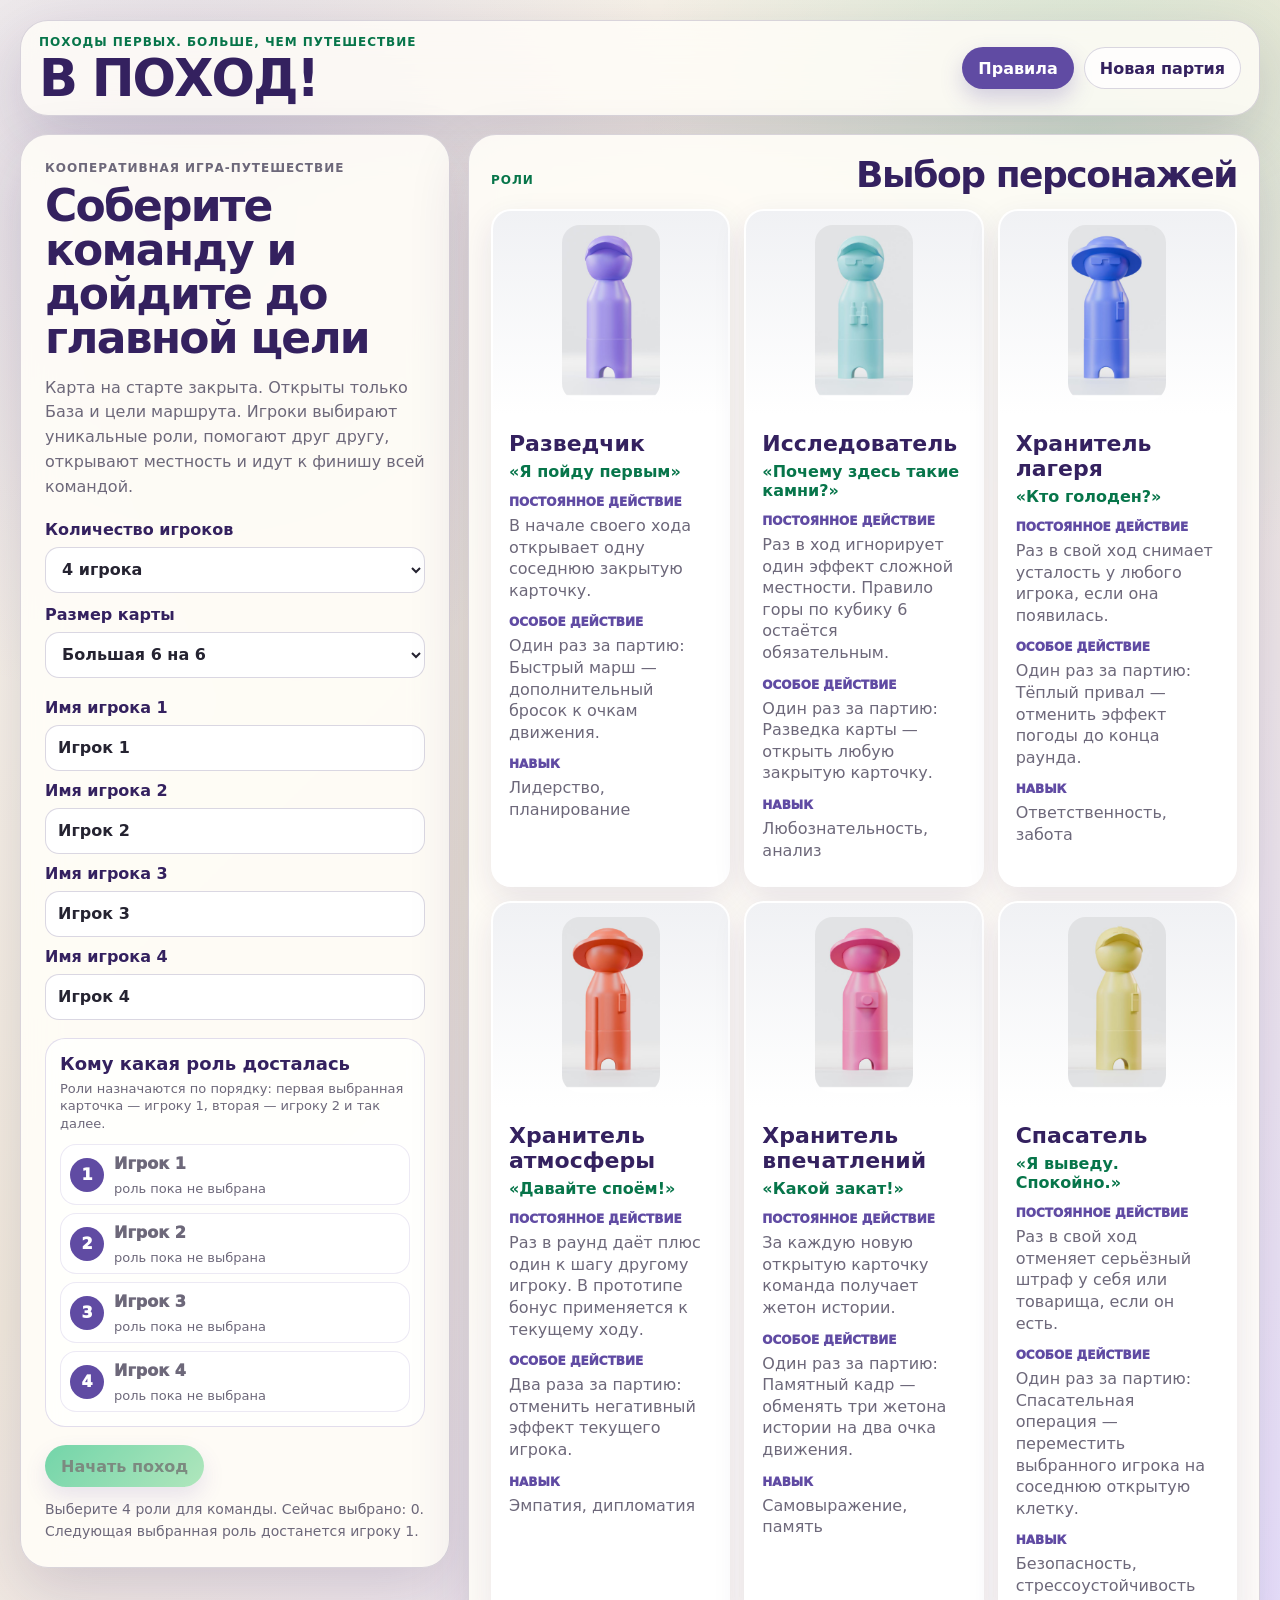
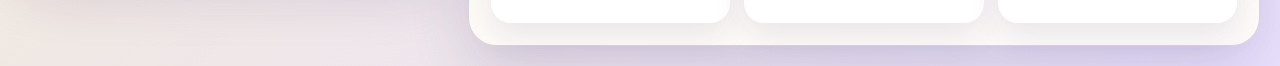
<file: index.html>
<!doctype html>
<html lang="ru">
<head>
  <meta charset="utf-8">
  <meta name="viewport" content="width=device-width, initial-scale=1, viewport-fit=cover">
  <meta name="theme-color" content="#604ba3">
  <title>В Поход!</title>
  <link rel="stylesheet" href="styles/main.css">
</head>
<body>
  <div class="app-shell">
    <header class="topbar">
      <div>
        <p class="eyebrow">Походы Первых. Больше, чем путешествие</p>
        <h1>В Поход!</h1>
      </div>
      <nav class="topbar__actions" aria-label="Навигация">
        <a href="rules.html" class="button button--ghost">Правила</a>
        <button id="newGameTopBtn" class="button button--ghost" type="button">Новая партия</button>
      </nav>
    </header>

    <main>
      <section id="setupScreen" class="setup-screen" aria-labelledby="setupTitle">
        <div class="intro-card">
          <p class="eyebrow">Кооперативная игра-путешествие</p>
          <h2 id="setupTitle">Соберите команду и дойдите до главной цели</h2>
          <p>
            Карта на старте закрыта. Открыты только База и цели маршрута. Игроки выбирают уникальные роли,
            помогают друг другу, открывают местность и идут к финишу всей командой.
          </p>
          <div class="setup-controls">
            <label>
              Количество игроков
              <select id="playerCountSelect">
                <option value="2">2 игрока</option>
                <option value="3">3 игрока</option>
                <option value="4" selected>4 игрока</option>
                <option value="5">5 игроков</option>
                <option value="6">6 игроков</option>
              </select>
            </label>
            <label>
              Размер карты
              <select id="mapSizeSelect">
                <option value="4">Маленькая 4 на 4</option>
                <option value="5">Средняя 5 на 5</option>
                <option value="6" selected>Большая 6 на 6</option>
              </select>
            </label>
          </div>
          <div id="playerNameFields" class="name-fields" aria-label="Имена игроков"></div>
          <div class="assignment-panel" aria-live="polite">
            <div class="assignment-panel__head">
              <h3>Кому какая роль досталась</h3>
              <p>Роли назначаются по порядку: первая выбранная карточка — игроку 1, вторая — игроку 2 и так далее.</p>
            </div>
            <div id="roleAssignments" class="assignment-list"></div>
          </div>
          <button id="startGameBtn" class="button button--primary" type="button" disabled>Начать поход</button>
          <p id="setupHint" class="hint">Выберите 4 роли для команды.</p>
        </div>

        <div class="role-picker-panel">
          <div class="section-heading">
            <p class="eyebrow">Роли</p>
            <h2>Выбор персонажей</h2>
          </div>
          <div id="roleGrid" class="role-grid"></div>
        </div>
      </section>

      <section id="gameScreen" class="game-screen hidden" aria-label="Игровое поле">
        <aside class="side-panel">
          <section class="panel panel--status">
            <div class="status-line">
              <span>Раунд</span>
              <strong id="roundLabel">1</strong>
            </div>
            <div class="status-line">
              <span>Погода</span>
              <strong id="weatherLabel">Облачность</strong>
            </div>
            <p id="weatherText" class="small-text">Нейтрально.</p>
          </section>

          <section class="panel">
            <div class="section-heading compact">
              <p class="eyebrow">Текущий ход</p>
              <h2 id="currentPlayerName">Игрок</h2>
            </div>
            <div id="currentRoleCard" class="current-role-card"></div>
            <div class="turn-stats">
              <div>
                <span>Кубик</span>
                <strong id="dieLabel">не брошен</strong>
              </div>
              <div>
                <span>Очки хода</span>
                <strong id="movesLabel">0</strong>
              </div>
            </div>
            <div class="control-stack">
              <button id="rollBtn" class="button button--primary" type="button">Бросить кубик</button>
              <button id="roleActionBtn" class="button" type="button">Особое действие</button>
              <button id="tradeBtn" class="button" type="button">Обмен</button>
              <button id="endTurnBtn" class="button button--ghost" type="button">Закончить ход</button>
            </div>
            <p id="turnHelp" class="hint"></p>
          </section>

          <section class="panel">
            <div class="section-heading compact">
              <p class="eyebrow">Команда</p>
              <h2>Участники</h2>
            </div>
            <div id="teamList" class="team-list"></div>
          </section>
        </aside>

        <section class="board-area">
          <div class="board-toolbar">
            <div>
              <p class="eyebrow">Карта маршрута</p>
              <h2>База → Промежуточная цель → Главная цель</h2>
            </div>
            <div class="resource-pills">
              <span class="pill">Жетоны истории: <strong id="storyTokensLabel">0</strong></span>
              <span class="pill">Открыто: <strong id="revealedLabel">0</strong></span>
            </div>
          </div>
          <div id="board" class="board" aria-label="Карта"></div>
          <div class="legend">
            <span><i class="legend-swatch legend-swatch--hidden"></i> закрытая карточка</span>
            <span><i class="legend-swatch legend-swatch--reachable"></i> доступно для хода</span>
            <span><i class="legend-swatch legend-swatch--current"></i> текущий игрок</span>
          </div>
        </section>

        <aside class="log-panel panel">
          <div class="section-heading compact">
            <p class="eyebrow">Дневник</p>
            <h2>История похода</h2>
          </div>
          <div id="logList" class="log-list" aria-live="polite"></div>
        </aside>
      </section>
    </main>
  </div>

  <div id="modal" class="modal hidden" role="dialog" aria-modal="true" aria-labelledby="modalTitle">
    <div class="modal__backdrop" data-close-modal></div>
    <div class="modal__content">
      <button class="modal__close" type="button" data-close-modal>Закрыть</button>
      <div id="modalBody"></div>
    </div>
  </div>

  <template id="roleCardTemplate">
    <article class="role-card" tabindex="0">
      <div class="role-card__image-wrap">
        <img class="role-card__image" alt="">
      </div>
      <div class="role-card__body">
        <h3></h3>
        <p class="role-card__quote"></p>
        <dl>
          <dt>Постоянное действие</dt>
          <dd data-role-permanent></dd>
          <dt>Особое действие</dt>
          <dd data-role-special></dd>
          <dt>Навык</dt>
          <dd data-role-skill></dd>
        </dl>
      </div>
      <span class="role-card__selected">Выбрано</span>
      <span class="role-card__assigned"></span>
    </article>
  </template>

  <script src="js/data.js" defer></script>
  <script src="js/game.js" defer></script>
  <script src="js/ui.js" defer></script>
</body>
</html>
</file>
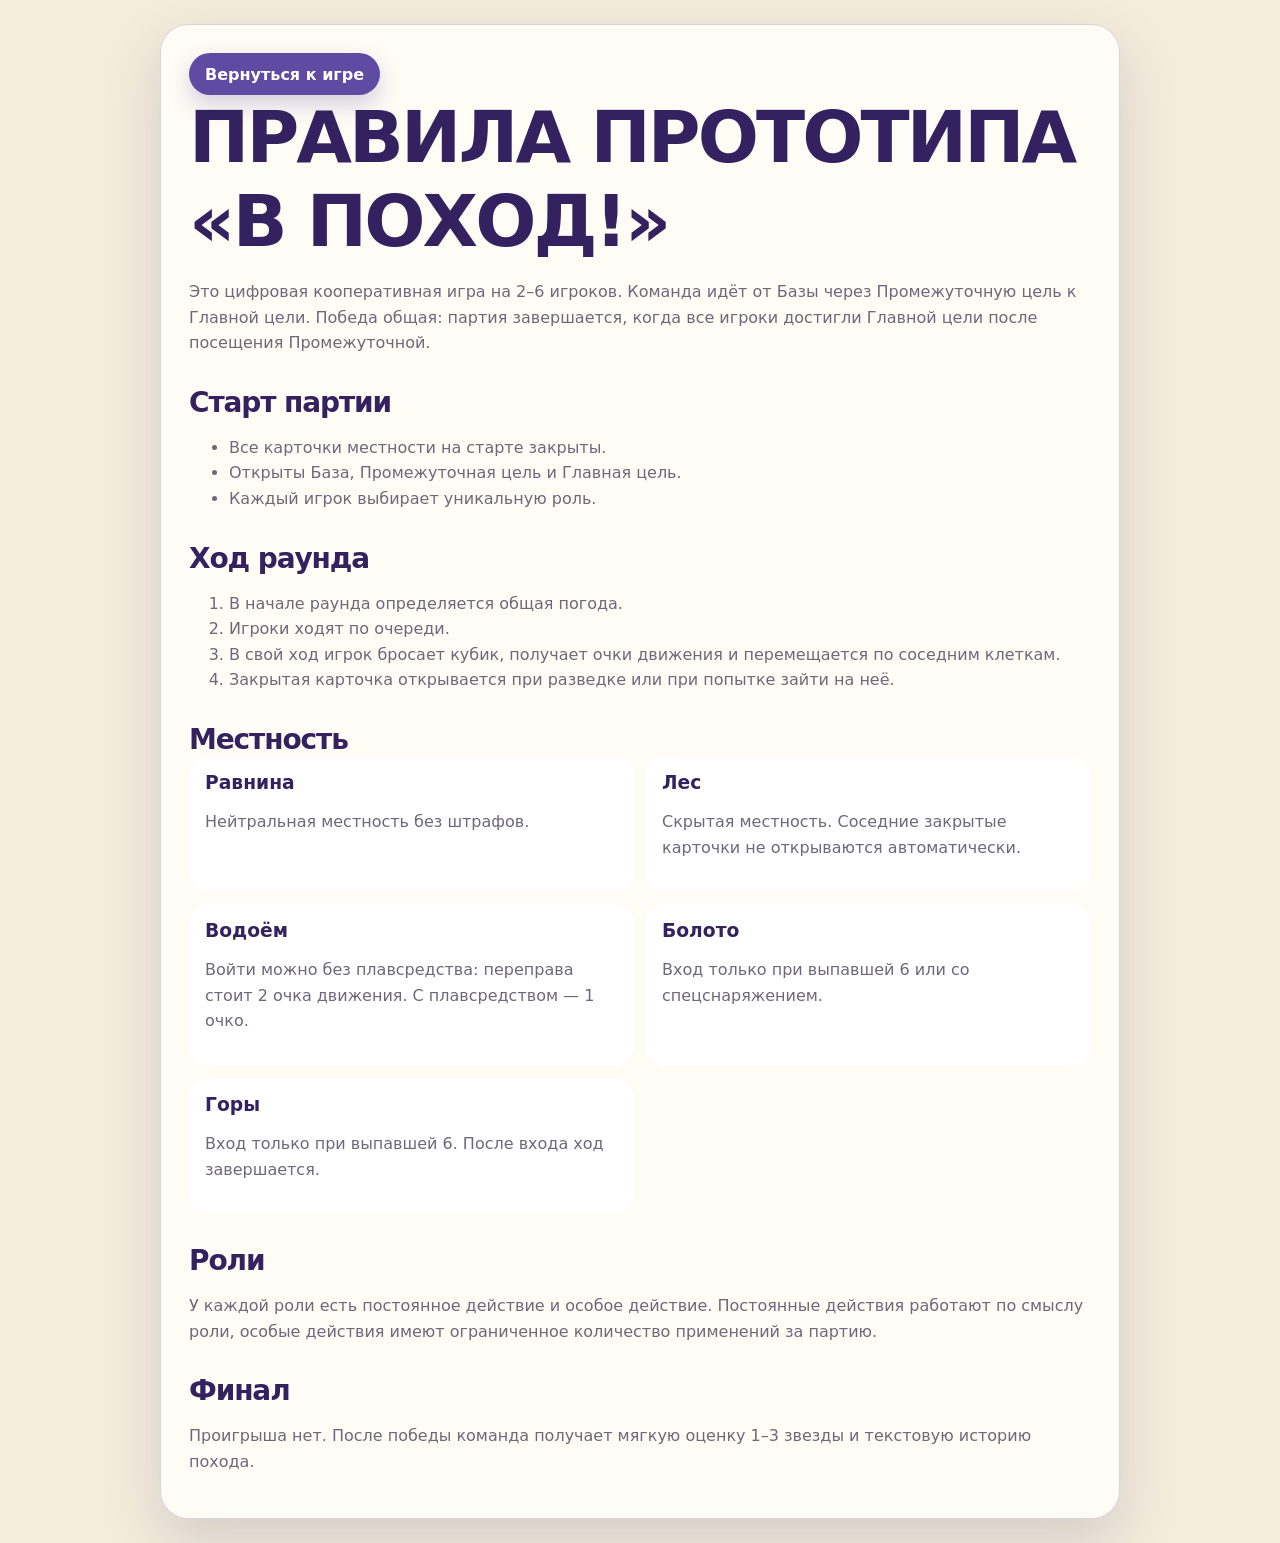
<file: rules.html>
<!doctype html>
<html lang="ru">
<head>
  <meta charset="utf-8">
  <meta name="viewport" content="width=device-width, initial-scale=1">
  <title>Правила — В Поход!</title>
  <link rel="stylesheet" href="styles/main.css">
</head>
<body class="rules-page">
  <main class="rules-document">
    <a href="index.html" class="button button--ghost">Вернуться к игре</a>
    <h1>Правила прототипа «В Поход!»</h1>
    <p>
      Это цифровая кооперативная игра на 2–6 игроков. Команда идёт от Базы через Промежуточную цель к Главной цели.
      Победа общая: партия завершается, когда все игроки достигли Главной цели после посещения Промежуточной.
    </p>

    <h2>Старт партии</h2>
    <ul>
      <li>Все карточки местности на старте закрыты.</li>
      <li>Открыты База, Промежуточная цель и Главная цель.</li>
      <li>Каждый игрок выбирает уникальную роль.</li>
    </ul>

    <h2>Ход раунда</h2>
    <ol>
      <li>В начале раунда определяется общая погода.</li>
      <li>Игроки ходят по очереди.</li>
      <li>В свой ход игрок бросает кубик, получает очки движения и перемещается по соседним клеткам.</li>
      <li>Закрытая карточка открывается при разведке или при попытке зайти на неё.</li>
    </ol>

    <h2>Местность</h2>
    <div class="rules-grid">
      <article><h3>Равнина</h3><p>Нейтральная местность без штрафов.</p></article>
      <article><h3>Лес</h3><p>Скрытая местность. Соседние закрытые карточки не открываются автоматически.</p></article>
      <article><h3>Водоём</h3><p>Войти можно без плавсредства: переправа стоит 2 очка движения. С плавсредством — 1 очко.</p></article>
      <article><h3>Болото</h3><p>Вход только при выпавшей 6 или со спецснаряжением.</p></article>
      <article><h3>Горы</h3><p>Вход только при выпавшей 6. После входа ход завершается.</p></article>
    </div>

    <h2>Роли</h2>
    <p>
      У каждой роли есть постоянное действие и особое действие. Постоянные действия работают по смыслу роли, особые действия имеют ограниченное количество применений за партию.
    </p>

    <h2>Финал</h2>
    <p>
      Проигрыша нет. После победы команда получает мягкую оценку 1–3 звезды и текстовую историю похода.
    </p>
  </main>
</body>
</html>
</file>
<file: styles/main.css>
:root {
  --purple: #604ba3;
  --purple-dark: #34215f;
  --purple-soft: #e9e4ff;
  --green: #00b56a;
  --green-dark: #07754a;
  --red: #ee594b;
  --yellow: #f3d76a;
  --blue: #67b6dd;
  --paper: #fffdf8;
  --sand: #f4eddc;
  --sand-deep: #e7dcc6;
  --ink: #252331;
  --muted: #6d687a;
  --line: rgba(52, 33, 95, .18);
  --shadow: 0 22px 60px rgba(52, 33, 95, .16);
  --radius-xl: 28px;
  --radius-lg: 20px;
  --radius-md: 14px;
  --transition: 180ms ease;
}

* { box-sizing: border-box; }

html { min-height: 100%; }

body {
  min-height: 100vh;
  margin: 0;
  color: var(--ink);
  font-family: Inter, "Segoe UI", system-ui, -apple-system, BlinkMacSystemFont, Arial, sans-serif;
  background:
    radial-gradient(circle at 14% 12%, rgba(96, 75, 163, .18), transparent 28%),
    radial-gradient(circle at 85% 8%, rgba(0, 181, 106, .12), transparent 24%),
    linear-gradient(135deg, #fbf8f2 0%, #f2eadc 45%, #eae2ff 100%);
}

button,
input,
select { font: inherit; }

button { cursor: pointer; }
button:disabled { cursor: not-allowed; opacity: .55; }

img { max-width: 100%; display: block; }

.hidden { display: none !important; }

.app-shell {
  min-height: 100vh;
  padding: 20px;
}

.topbar {
  display: flex;
  justify-content: space-between;
  gap: 16px;
  align-items: center;
  max-width: 1440px;
  margin: 0 auto 18px;
  padding: 14px 18px;
  border: 1px solid var(--line);
  border-radius: var(--radius-xl);
  background: rgba(255, 253, 248, .82);
  box-shadow: var(--shadow);
  backdrop-filter: blur(18px);
}

.topbar h1,
.section-heading h2,
.intro-card h2,
.rules-document h1,
.rules-document h2 {
  margin: 0;
  color: var(--purple-dark);
  letter-spacing: -.04em;
}

.topbar h1 {
  font-size: clamp(30px, 4vw, 54px);
  line-height: .9;
  text-transform: uppercase;
}

.topbar__actions { display: flex; gap: 10px; flex-wrap: wrap; }

.eyebrow {
  margin: 0 0 6px;
  color: var(--green-dark);
  font-size: 12px;
  font-weight: 900;
  letter-spacing: .08em;
  text-transform: uppercase;
}

.button,
a.button {
  display: inline-flex;
  align-items: center;
  justify-content: center;
  min-height: 42px;
  padding: 10px 16px;
  border: 0;
  border-radius: 999px;
  color: #fff;
  background: var(--purple);
  font-weight: 900;
  text-decoration: none;
  box-shadow: 0 10px 22px rgba(96, 75, 163, .25);
  transition: transform var(--transition), box-shadow var(--transition), background var(--transition);
}

.button:hover:not(:disabled) { transform: translateY(-2px); box-shadow: 0 14px 28px rgba(96, 75, 163, .3); }
.button:active:not(:disabled) { transform: translateY(0); }
.button--primary { background: linear-gradient(135deg, var(--green), #6fd58d); color: #102d1f; }
.button--ghost { color: var(--purple-dark); background: rgba(255,255,255,.78); box-shadow: inset 0 0 0 1px var(--line); }
.button--danger { background: var(--red); }

.setup-screen {
  max-width: 1440px;
  margin: 0 auto;
  display: grid;
  grid-template-columns: minmax(300px, 430px) minmax(0, 1fr);
  gap: 18px;
}

.intro-card,
.role-picker-panel,
.panel,
.rules-document {
  border: 1px solid var(--line);
  border-radius: var(--radius-xl);
  background: rgba(255, 253, 248, .9);
  box-shadow: var(--shadow);
  backdrop-filter: blur(18px);
}

.intro-card { padding: 24px; align-self: start; position: sticky; top: 20px; }
.intro-card h2 { font-size: clamp(28px, 4vw, 44px); line-height: 1; }
.intro-card p { color: var(--muted); line-height: 1.55; }

.setup-controls {
  display: grid;
  gap: 12px;
  margin: 20px 0;
}

label {
  display: grid;
  gap: 8px;
  color: var(--purple-dark);
  font-weight: 850;
}

select,
input {
  width: 100%;
  min-height: 46px;
  border: 1px solid var(--line);
  border-radius: var(--radius-md);
  padding: 10px 12px;
  color: var(--ink);
  background: #fff;
  outline: none;
}

select:focus,
input:focus { box-shadow: 0 0 0 4px rgba(96, 75, 163, .12); border-color: rgba(96,75,163,.5); }

.name-fields { display: grid; gap: 10px; margin: 0 0 18px; }

.hint,
.small-text {
  margin: 12px 0 0;
  color: var(--muted);
  font-size: 14px;
  line-height: 1.45;
}

.role-picker-panel { padding: 22px; }
.section-heading { display: flex; justify-content: space-between; align-items: end; gap: 12px; margin: 0 0 16px; }
.section-heading h2 { font-size: clamp(24px, 3vw, 36px); line-height: 1; }
.section-heading.compact { display: block; margin-bottom: 12px; }
.section-heading.compact h2 { font-size: 22px; line-height: 1.08; }

.role-grid {
  display: grid;
  grid-template-columns: repeat(3, minmax(0, 1fr));
  gap: 14px;
}

.role-card {
  position: relative;
  min-height: 100%;
  overflow: hidden;
  border: 2px solid transparent;
  border-radius: var(--radius-lg);
  background: #fff;
  box-shadow: 0 12px 32px rgba(52, 33, 95, .10);
  transition: transform var(--transition), border-color var(--transition), box-shadow var(--transition);
}

.role-card:hover,
.role-card:focus { transform: translateY(-3px); box-shadow: 0 18px 40px rgba(52, 33, 95, .15); outline: none; }
.role-card.is-selected { border-color: var(--green); box-shadow: 0 0 0 4px rgba(0, 181, 106, .16), 0 18px 40px rgba(52, 33, 95, .15); }
.role-card.is-disabled { opacity: .45; }

.role-card__image-wrap {
  min-height: 190px;
  display: grid;
  place-items: center;
  padding: 14px;
  background: linear-gradient(180deg, #f0f1f4, #fff);
}

.role-card__image { max-height: 176px; object-fit: contain; border-radius: 18px; }
.role-card__body { padding: 16px; }
.role-card h3 { margin: 0 0 6px; color: var(--purple-dark); font-size: 22px; }
.role-card__quote { margin: 0 0 14px; color: var(--green-dark); font-weight: 850; }
.role-card dl { display: grid; gap: 6px; margin: 0; }
.role-card dt { color: var(--purple); font-size: 12px; font-weight: 950; text-transform: uppercase; }
.role-card dd { margin: 0 0 8px; color: var(--muted); line-height: 1.35; }
.role-card__selected {
  position: absolute;
  top: 12px;
  right: 12px;
  display: none;
  padding: 6px 10px;
  border-radius: 999px;
  background: var(--green);
  color: #0f2c1f;
  font-size: 12px;
  font-weight: 950;
}
.role-card.is-selected .role-card__selected { display: inline-flex; }

.game-screen {
  max-width: 1440px;
  margin: 0 auto;
  display: grid;
  grid-template-columns: 310px minmax(0, 1fr) 300px;
  gap: 16px;
  align-items: start;
}

.side-panel { display: grid; gap: 14px; }
.panel { padding: 16px; }
.panel--status { display: grid; gap: 10px; }
.status-line,
.turn-stats {
  display: flex;
  justify-content: space-between;
  gap: 12px;
  align-items: center;
}
.status-line span,
.turn-stats span { color: var(--muted); font-size: 13px; font-weight: 800; }
.status-line strong,
.turn-stats strong { color: var(--purple-dark); }

.current-role-card {
  display: grid;
  grid-template-columns: 76px 1fr;
  gap: 12px;
  align-items: center;
  padding: 10px;
  border-radius: var(--radius-lg);
  background: var(--sand);
}
.current-role-card img { width: 76px; height: 76px; object-fit: cover; border-radius: 16px; }
.current-role-card h3 { margin: 0; color: var(--purple-dark); font-size: 18px; }
.current-role-card p { margin: 3px 0 0; color: var(--muted); font-size: 13px; line-height: 1.35; }
.turn-stats { margin: 12px 0; }
.turn-stats div { flex: 1; padding: 10px; border-radius: var(--radius-md); background: #fff; }
.control-stack { display: grid; gap: 9px; }

.team-list { display: grid; gap: 8px; }
.team-item {
  display: grid;
  grid-template-columns: 34px 1fr;
  gap: 10px;
  align-items: center;
  padding: 9px;
  border-radius: var(--radius-md);
  background: rgba(255,255,255,.78);
  border: 1px solid transparent;
}
.team-item.is-active { border-color: var(--green); background: #f1fff6; }
.team-item.is-finished { opacity: .7; }
.team-item img { width: 34px; height: 34px; object-fit: cover; border-radius: 10px; }
.team-item h4 { margin: 0; font-size: 14px; color: var(--purple-dark); }
.team-item p { margin: 2px 0 0; font-size: 12px; color: var(--muted); }

.board-area {
  min-width: 0;
  padding: 16px;
  border: 1px solid var(--line);
  border-radius: var(--radius-xl);
  background: rgba(255, 253, 248, .74);
  box-shadow: var(--shadow);
  backdrop-filter: blur(18px);
}

.board-toolbar {
  display: flex;
  justify-content: space-between;
  align-items: end;
  gap: 16px;
  margin-bottom: 12px;
}
.board-toolbar h2 { margin: 0; color: var(--purple-dark); font-size: clamp(20px, 2.4vw, 32px); line-height: 1; }
.resource-pills { display: flex; flex-wrap: wrap; gap: 8px; justify-content: flex-end; }
.pill {
  display: inline-flex;
  align-items: center;
  min-height: 34px;
  padding: 7px 10px;
  border-radius: 999px;
  background: #fff;
  color: var(--muted);
  font-size: 13px;
  font-weight: 800;
}
.pill strong { color: var(--purple-dark); margin-left: 4px; }

.board {
  --size: 6;
  display: grid;
  grid-template-columns: repeat(var(--size), minmax(64px, 1fr));
  gap: 8px;
}

.tile {
  position: relative;
  aspect-ratio: 1;
  min-width: 0;
  border: 0;
  padding: 0;
  border-radius: 18px;
  background: transparent;
  perspective: 800px;
  box-shadow: none;
}
.tile:focus { outline: 4px solid rgba(96,75,163,.18); outline-offset: 2px; }
.tile.is-reachable .tile-face--front,
.tile.is-reachable .tile-face--back { box-shadow: 0 0 0 4px rgba(0,181,106,.35), 0 14px 30px rgba(0,181,106,.18); }
.tile.is-current .tile-face--front,
.tile.is-current .tile-face--back { box-shadow: 0 0 0 4px rgba(96,75,163,.35), 0 14px 30px rgba(96,75,163,.18); }
.tile.is-blocked { opacity: .75; }

.tile-inner {
  position: relative;
  width: 100%;
  height: 100%;
  transform-style: preserve-3d;
  transition: transform 420ms cubic-bezier(.2,.8,.2,1);
}
.tile.is-revealed .tile-inner { transform: rotateY(180deg); }

.tile-face {
  position: absolute;
  inset: 0;
  overflow: hidden;
  border-radius: 18px;
  backface-visibility: hidden;
  border: 1px solid rgba(52, 33, 95, .15);
}
.tile-face--back {
  display: grid;
  place-items: center;
  color: rgba(255,255,255,.95);
  background:
    linear-gradient(135deg, rgba(96,75,163,.96), rgba(0,181,106,.88)),
    repeating-linear-gradient(45deg, rgba(255,255,255,.12) 0 8px, transparent 8px 16px);
}
.tile-back-mark {
  width: 54%;
  aspect-ratio: 1;
  display: grid;
  place-items: center;
  border: 2px solid rgba(255,255,255,.75);
  border-radius: 50%;
  font-size: clamp(24px, 4vw, 44px);
  font-weight: 950;
}
.tile-face--front {
  transform: rotateY(180deg);
  background: #fff;
}
.tile-face--front img.tile-image {
  width: 100%;
  height: 100%;
  object-fit: cover;
}
.tile-title {
  position: absolute;
  left: 7px;
  right: 7px;
  bottom: 7px;
  z-index: 4;
  padding: 5px 7px;
  border-radius: 999px;
  color: #fff;
  background: rgba(34, 28, 48, .72);
  font-size: 11px;
  font-weight: 900;
  text-align: center;
  backdrop-filter: blur(8px);
}
.tile-marker {
  position: absolute;
  z-index: 3;
  inset: 8px;
  display: grid;
  place-items: center;
  border-radius: 14px;
  background: rgba(255,255,255,.6);
  backdrop-filter: blur(4px);
}
.tile-marker img { max-width: 70%; max-height: 70%; object-fit: contain; border-radius: 12px; }
.artifact-on-tile {
  position: absolute;
  top: 7px;
  right: 7px;
  z-index: 5;
  width: 28px;
  height: 28px;
  border-radius: 9px;
  border: 2px solid #fff;
  background: #fff;
  object-fit: cover;
  box-shadow: 0 8px 18px rgba(0,0,0,.18);
}
.player-markers {
  position: absolute;
  left: 6px;
  top: 6px;
  z-index: 6;
  display: flex;
  flex-wrap: wrap;
  gap: 3px;
}
.player-token {
  width: 22px;
  height: 22px;
  border: 2px solid #fff;
  border-radius: 50%;
  display: grid;
  place-items: center;
  color: #fff;
  font-size: 11px;
  font-weight: 950;
  box-shadow: 0 6px 12px rgba(0,0,0,.2);
}

.legend {
  display: flex;
  gap: 12px;
  flex-wrap: wrap;
  margin-top: 12px;
  color: var(--muted);
  font-size: 13px;
  font-weight: 800;
}
.legend span { display: inline-flex; align-items: center; gap: 6px; }
.legend-swatch { width: 16px; height: 16px; border-radius: 5px; display: inline-flex; }
.legend-swatch--hidden { background: var(--purple); }
.legend-swatch--reachable { background: var(--green); }
.legend-swatch--current { background: var(--purple-soft); border: 2px solid var(--purple); }

.log-panel { max-height: calc(100vh - 132px); overflow: hidden; display: flex; flex-direction: column; }
.log-list { overflow: auto; display: flex; flex-direction: column; gap: 8px; padding-right: 4px; }
.log-entry { padding: 9px 10px; border-radius: var(--radius-md); background: rgba(255,255,255,.76); color: var(--muted); font-size: 13px; line-height: 1.35; }
.log-entry strong { color: var(--purple-dark); }

.modal {
  position: fixed;
  inset: 0;
  z-index: 100;
  display: grid;
  place-items: center;
  padding: 20px;
}
.modal__backdrop { position: absolute; inset: 0; background: rgba(20, 16, 35, .58); backdrop-filter: blur(8px); }
.modal__content {
  position: relative;
  width: min(760px, 100%);
  max-height: min(760px, calc(100vh - 40px));
  overflow: auto;
  border-radius: var(--radius-xl);
  background: var(--paper);
  box-shadow: 0 30px 90px rgba(0,0,0,.28);
  padding: 24px;
}
.modal__close {
  position: sticky;
  top: 0;
  float: right;
  border: 0;
  border-radius: 999px;
  background: var(--purple-soft);
  color: var(--purple-dark);
  padding: 8px 12px;
  font-weight: 900;
}
.modal h2 { margin: 0 0 12px; color: var(--purple-dark); font-size: 30px; }
.modal p { color: var(--muted); line-height: 1.5; }
.modal-actions { display: flex; flex-wrap: wrap; gap: 10px; margin-top: 18px; }
.choice-list { display: grid; gap: 10px; margin-top: 14px; }
.choice-button {
  justify-content: flex-start;
  border-radius: var(--radius-md);
  background: #fff;
  color: var(--purple-dark);
  box-shadow: inset 0 0 0 1px var(--line);
}

.rules-page { background: var(--sand); }
.rules-document {
  max-width: 960px;
  margin: 24px auto;
  padding: 28px;
}
.rules-document h1 { font-size: clamp(36px, 7vw, 72px); text-transform: uppercase; }
.rules-document h2 { margin-top: 30px; font-size: 28px; }
.rules-document p,
.rules-document li { color: var(--muted); line-height: 1.6; }
.rules-grid { display: grid; grid-template-columns: repeat(2, minmax(0,1fr)); gap: 12px; }
.rules-grid article { padding: 16px; border-radius: var(--radius-lg); background: #fff; }
.rules-grid h3 { margin: 0 0 8px; color: var(--purple-dark); }

@media (max-width: 1180px) {
  .setup-screen { grid-template-columns: 1fr; }
  .intro-card { position: static; }
  .game-screen { grid-template-columns: 280px minmax(0, 1fr); }
  .log-panel { grid-column: 1 / -1; max-height: none; }
  .log-list { max-height: 220px; }
  .role-grid { grid-template-columns: repeat(2, minmax(0, 1fr)); }
}

@media (max-width: 820px) {
  .app-shell { padding: 10px; }
  .topbar { align-items: flex-start; flex-direction: column; border-radius: 22px; }
  .game-screen { grid-template-columns: 1fr; }
  .side-panel { order: 2; }
  .board-area { order: 1; padding: 12px; }
  .log-panel { order: 3; }
  .role-grid { grid-template-columns: 1fr; }
  .board { gap: 5px; grid-template-columns: repeat(var(--size), minmax(42px, 1fr)); }
  .tile-title { display: none; }
  .player-token { width: 18px; height: 18px; font-size: 10px; }
  .board-toolbar { align-items: flex-start; flex-direction: column; }
  .resource-pills { justify-content: flex-start; }
  .rules-grid { grid-template-columns: 1fr; }
}

.assignment-panel {
  margin: 0 0 18px;
  padding: 14px;
  border: 1px solid rgba(96, 75, 163, .18);
  border-radius: var(--radius-lg);
  background: rgba(255, 255, 255, .72);
}

.assignment-panel__head h3 {
  margin: 0 0 6px;
  color: var(--purple-dark);
  font-size: 18px;
}

.assignment-panel__head p {
  margin: 0 0 12px;
  color: var(--muted);
  font-size: 13px;
  line-height: 1.35;
}

.assignment-list {
  display: grid;
  gap: 8px;
}

.assignment-item {
  display: grid;
  grid-template-columns: 34px minmax(0, 1fr);
  gap: 10px;
  align-items: center;
  min-height: 48px;
  padding: 8px 10px;
  border-radius: 16px;
  background: #fff;
  box-shadow: inset 0 0 0 1px rgba(96, 75, 163, .12);
}

.assignment-item__number {
  display: grid;
  place-items: center;
  width: 34px;
  height: 34px;
  border-radius: 50%;
  color: #fff;
  background: var(--purple);
  font-weight: 950;
}

.assignment-item__title {
  margin: 0;
  color: var(--purple-dark);
  font-weight: 950;
  line-height: 1.15;
}

.assignment-item__role {
  display: flex;
  align-items: center;
  gap: 8px;
  margin: 4px 0 0;
  color: var(--muted);
  font-size: 13px;
  line-height: 1.25;
}

.assignment-item__role img {
  width: 28px;
  height: 28px;
  object-fit: cover;
  border-radius: 9px;
  background: #eef0f3;
}

.role-card__assigned {
  position: absolute;
  left: 12px;
  right: 12px;
  bottom: 12px;
  display: none;
  padding: 8px 10px;
  border-radius: 999px;
  color: #102d1f;
  background: rgba(0, 181, 106, .16);
  border: 1px solid rgba(0, 181, 106, .32);
  font-size: 12px;
  font-weight: 950;
  text-align: center;
}

.role-card.is-selected .role-card__assigned { display: block; }
.role-card.is-selected .role-card__body { padding-bottom: 56px; }
</file>
